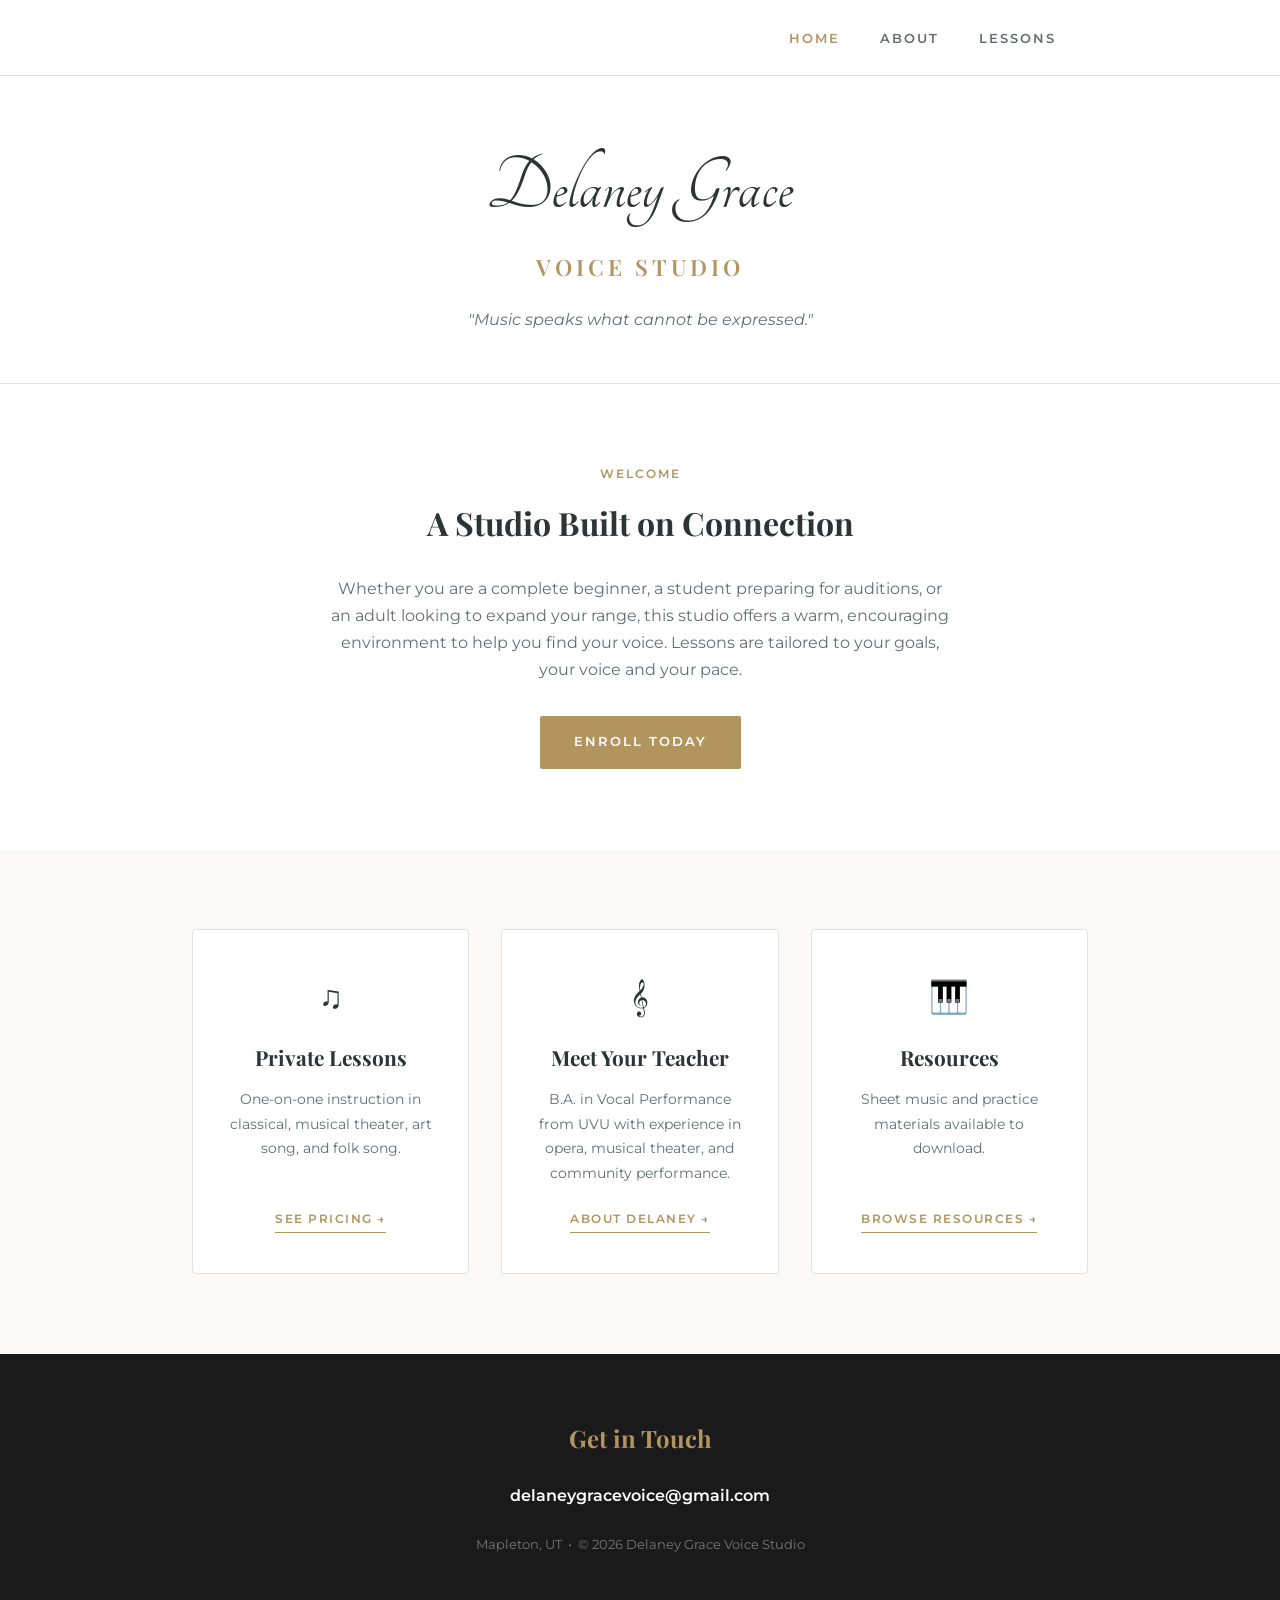
<file: index.html>
<!DOCTYPE html>
<html lang="en">
<head>
    <meta charset="UTF-8">
    <meta name="viewport" content="width=device-width, initial-scale=1.0">
    <title>Delaney Grace Voice Studio</title>
    <link rel="stylesheet" href="style.css?v=4">
    <link href="https://fonts.googleapis.com/css2?family=Tangerine&family=Playfair+Display:wght@600;700&family=Montserrat:wght@300;400;600&display=swap" rel="stylesheet">
</head>
<body>

<header>
    <nav class="container nav-inner">
        <button class="nav-toggle" aria-label="Toggle navigation">
            <span></span><span></span><span></span>
        </button>
        <ul class="nav-links">
            <li><a href="index.html" class="active">Home</a></li>
            <li><a href="about.html">About</a></li>
            <li><a href="lessons.html">Lessons</a></li>
        </ul>
    </nav>
</header>

<div class="page-hero">
    <div class="container">
        <h1 class="studio-title">Delaney Grace</h1>
        <h2 class="studio-subtitle">Voice Studio</h2>
        <p class="hero-tagline">"Music speaks what cannot be expressed."</p>
    </div>
</div>

<section class="home-intro">
    <div class="container">
        <span class="subtitle">Welcome</span>
        <h2>A Studio Built on Connection</h2>
        <p>Whether you are a complete beginner, a student preparing for auditions, or an adult looking to expand your range, this studio offers a warm, encouraging environment to help you find your voice. Lessons are tailored to your goals, your voice and your pace.</p>
        <a href="lessons.html" class="btn btn-primary">Enroll Today</a>
    </div>
</section>

<section class="features">
    <div class="container">
        <div class="features-grid">
            <div class="feature-card">
                <div class="feature-icon">♫</div>
                <h3>Private Lessons</h3>
                <p>One-on-one instruction in classical, musical theater, art song, and folk song.</p>
                <a href="lessons.html">See Pricing &rarr;</a>
            </div>
            <div class="feature-card">
                <div class="feature-icon">𝄞</div>
                <h3>Meet Your Teacher</h3>
                <p>B.A. in Vocal Performance from UVU with experience in opera, musical theater, and community performance.</p>
                <a href="about.html">About Delaney &rarr;</a>
            </div>
            <div class="feature-card">
                <div class="feature-icon">🎹</div>
                <h3>Resources</h3>
                <p>Sheet music and practice materials available to download.</p>
                <a href="resources.html">Browse Resources &rarr;</a>
            </div>
        </div>
    </div>
</section>

<footer>
    <div class="container">
        <h2>Get in Touch</h2>
        <div class="contact-links">
            <a href="mailto:delaneygracevoice@gmail.com">delaneygracevoice@gmail.com</a>
        </div>
        <p class="footer-meta">Mapleton, UT &nbsp;&bull;&nbsp; &copy; 2026 Delaney Grace Voice Studio</p>
    </div>
</footer>

<script>
    document.querySelector('.nav-toggle').addEventListener('click', function() {
        this.classList.toggle('open');
        document.querySelector('.nav-links').classList.toggle('open');
    });
</script>
</body>
</html>
</file>
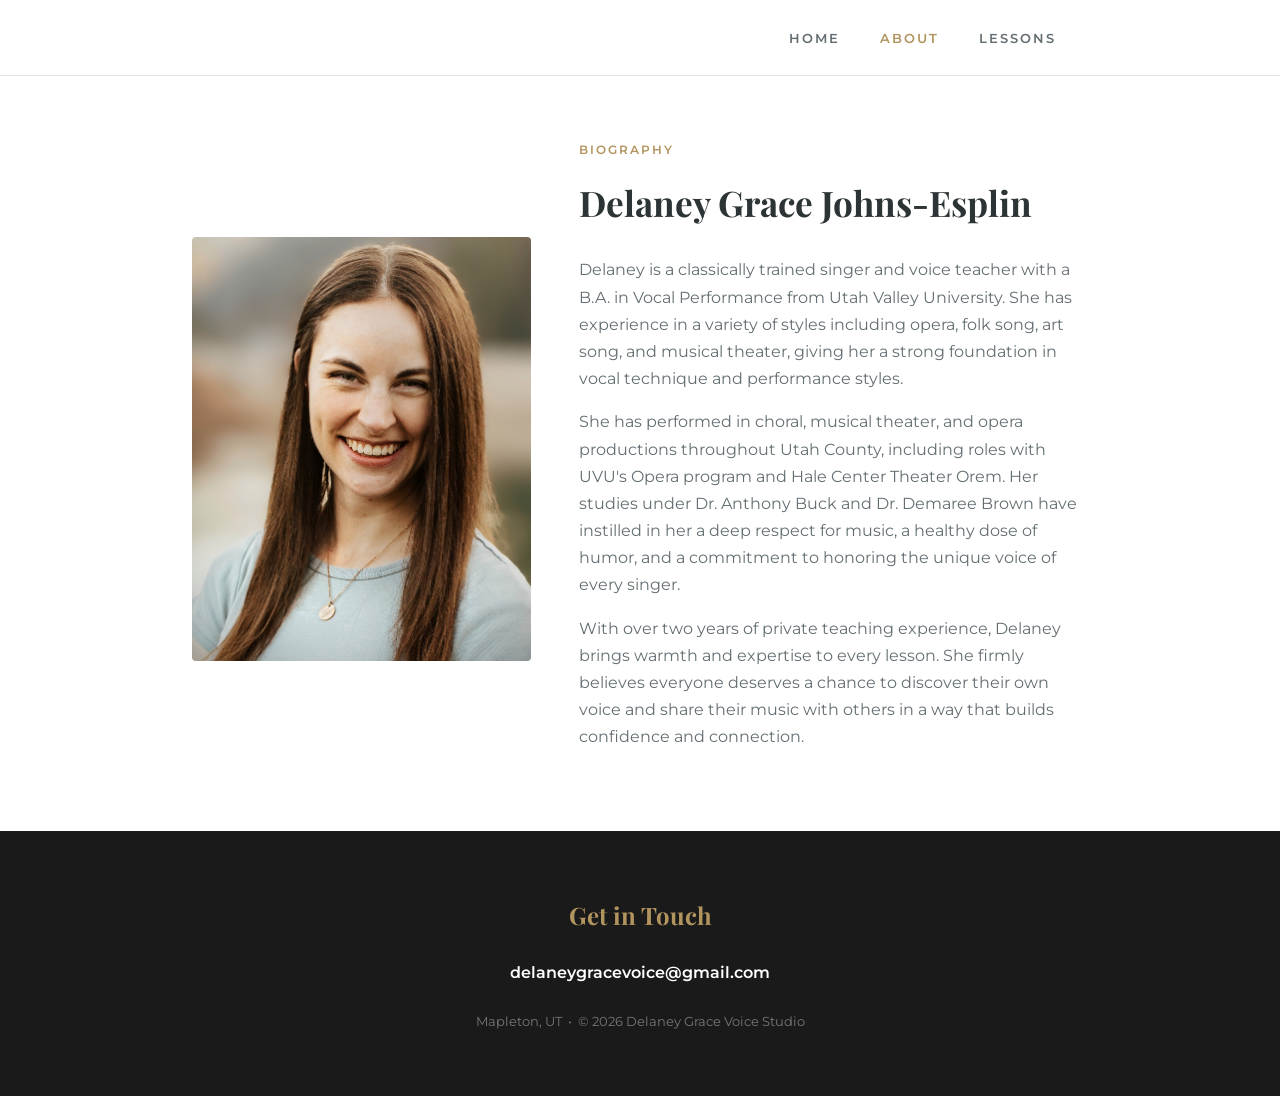
<file: about.html>
<!DOCTYPE html>
<html lang="en">
<head>
    <meta charset="UTF-8">
    <meta name="viewport" content="width=device-width, initial-scale=1.0">
    <title>About &mdash; Delaney Grace Voice Studio</title>
    <link rel="stylesheet" href="style.css?v=4">
    <link href="https://fonts.googleapis.com/css2?family=Playfair+Display:wght@600;700&family=Montserrat:wght@300;400;600&display=swap" rel="stylesheet">
</head>
<body>

<header>
    <nav class="container nav-inner">
        <button class="nav-toggle" aria-label="Toggle navigation">
            <span></span><span></span><span></span>
        </button>
        <ul class="nav-links">
            <li><a href="index.html">Home</a></li>
            <li><a href="about.html" class="active">About</a></li>
            <li><a href="lessons.html">Lessons</a></li>
        </ul>
    </nav>
</header>

<main class="container">

    <section class="section-padding">
        <div class="bio-grid">
            <div class="bio-image-container">
                <img src="images/headshot.jpg" alt="Delaney Grace Johns-Esplin">
            </div>
            <div class="bio-text">
                <span class="subtitle">Biography</span>
                <h2>Delaney Grace Johns-Esplin</h2>
                <p>Delaney is a classically trained singer and voice teacher with a B.A. in Vocal Performance from Utah Valley University. She has experience in a variety of styles including opera, folk song, art song, and musical theater, giving her a strong foundation in vocal technique and performance styles.</p>
                <p>She has performed in choral, musical theater, and opera productions throughout Utah County, including roles with UVU's Opera program and Hale Center Theater Orem. Her studies under Dr. Anthony Buck and Dr. Demaree Brown have instilled in her a deep respect for music, a healthy dose of humor, and a commitment to honoring the unique voice of every singer.</p>
                <p>With over two years of private teaching experience, Delaney brings warmth and expertise to every lesson. She firmly believes everyone deserves a chance to discover their own voice and share their music with others in a way that builds confidence and connection.</p>
            </div>
        </div>
    </section>

</main>

<footer>
    <div class="container">
        <h2>Get in Touch</h2>
        <div class="contact-links">
            <a href="mailto:delaneygracevoice@gmail.com">delaneygracevoice@gmail.com</a>
        </div>
        <p class="footer-meta">Mapleton, UT &nbsp;&bull;&nbsp; &copy; 2026 Delaney Grace Voice Studio</p>
    </div>
</footer>

<script>
    document.querySelector('.nav-toggle').addEventListener('click', function() {
        this.classList.toggle('open');
        document.querySelector('.nav-links').classList.toggle('open');
    });
</script>
</body>
</html>
</file>
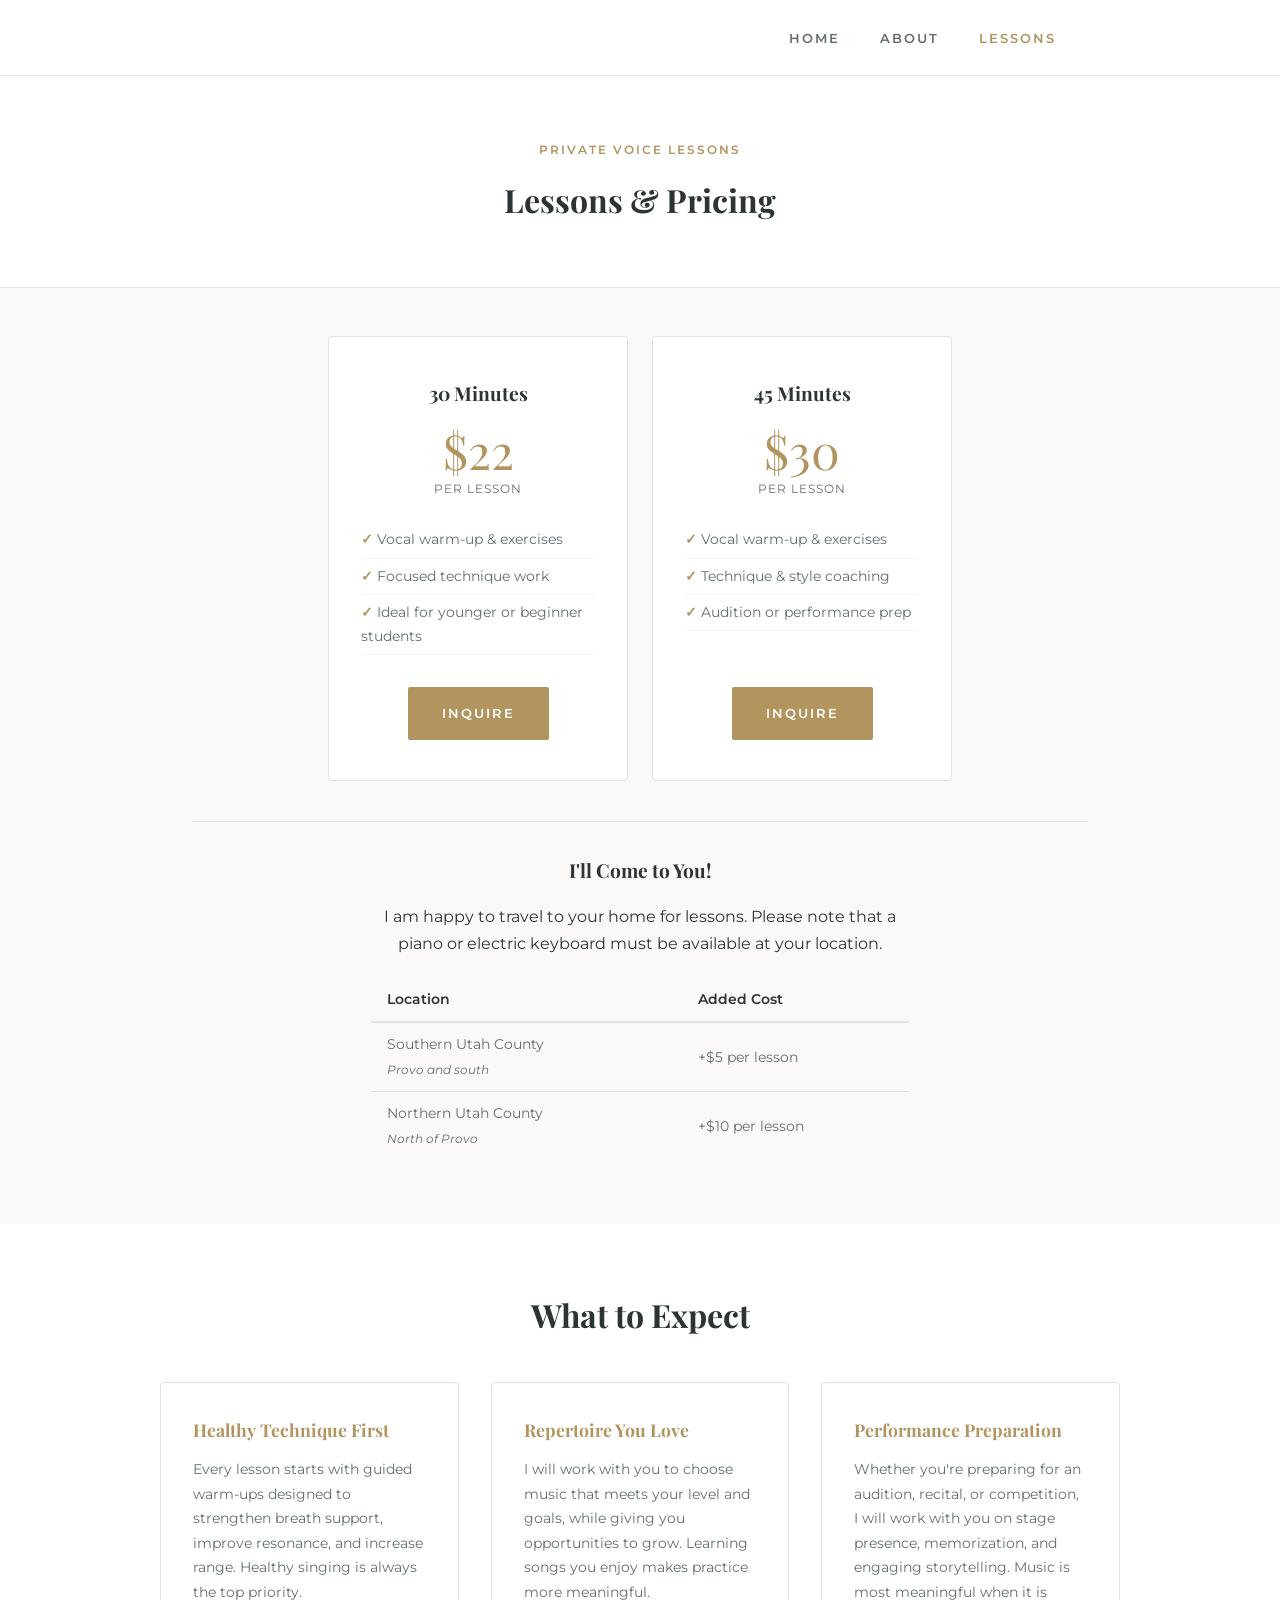
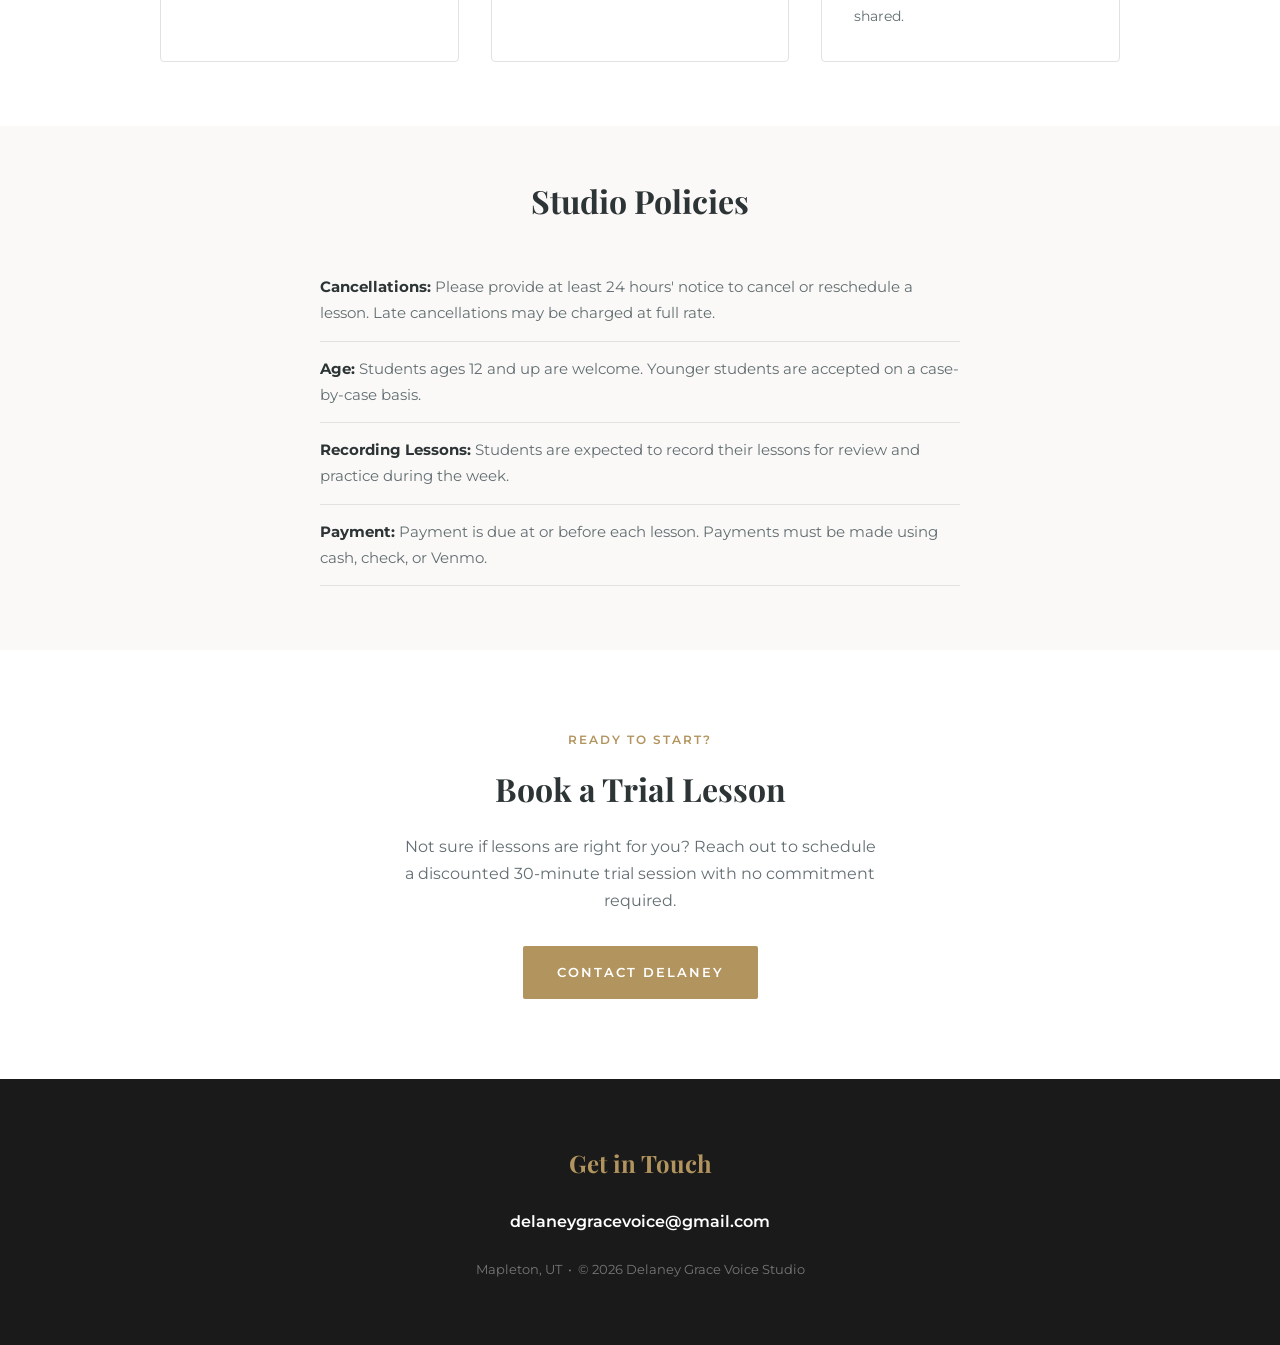
<file: lessons.html>
<!DOCTYPE html>
<html lang="en">
<head>
    <meta charset="UTF-8">
    <meta name="viewport" content="width=device-width, initial-scale=1.0">
    <title>Lessons &mdash; Delaney Grace Voice Studio</title>
    <link rel="stylesheet" href="style.css?v=4">
    <link href="https://fonts.googleapis.com/css2?family=Playfair+Display:wght@600;700&family=Montserrat:wght@300;400;600&display=swap" rel="stylesheet">
</head>
<body>

<header>
    <nav class="container nav-inner">
        <button class="nav-toggle" aria-label="Toggle navigation">
            <span></span><span></span><span></span>
        </button>
        <ul class="nav-links">
            <li><a href="index.html">Home</a></li>
            <li><a href="about.html">About</a></li>
            <li><a href="lessons.html" class="active">Lessons</a></li>
        </ul>
    </nav>
</header>

<div class="page-hero">
    <div class="container">
        <span class="subtitle">Private Voice Lessons</span>
        <h1>Lessons &amp; Pricing</h1>
    </div>
</div>

<main>

    <section class="pricing-section">
        <div class="container">
            <div class="pricing-grid">

                <div class="pricing-card">
                    <h3>30 Minutes</h3>
                    <div class="price">$22</div>
                    <p class="price-unit">per lesson</p>
                    <ul>
                        <li>Vocal warm-up &amp; exercises</li>
                        <li>Focused technique work</li>
                        <li>Ideal for younger or beginner students</li>
                    </ul>
                    <a href="mailto:delaneygracevoice@gmail.com?subject=Lesson%20Inquiry%20-%2030%20min" class="btn btn-primary">Inquire</a>
                </div>

                <div class="pricing-card">
                    <h3>45 Minutes</h3>
                    <div class="price">$30</div>
                    <p class="price-unit">per lesson</p>
                    <ul>
                        <li>Vocal warm-up &amp; exercises</li>
                        <li>Technique &amp; style coaching</li>
                        <li>Audition or performance prep</li>
                    </ul>
                    <a href="mailto:delaneygracevoice@gmail.com?subject=Lesson%20Inquiry%20-%2045%20min" class="btn btn-primary">Inquire</a>
                </div>

            </div>

            <div class="pricing-notes">
                <h3>I'll Come to You!</h3>
                <p>I am happy to travel to your home for lessons. Please note that a piano or electric keyboard must be available at your location.</p>
                <table class="travel-table">
                    <thead>
                        <tr>
                            <th>Location</th>
                            <th>Added Cost</th>
                        </tr>
                    </thead>
                    <tbody>
                        <tr>
                            <td>Southern Utah County<br><span class="table-sublabel">Provo and south</span></td>
                            <td>+$5 per lesson</td>
                        </tr>
                        <tr>
                            <td>Northern Utah County<br><span class="table-sublabel">North of Provo</span></td>
                            <td>+$10 per lesson</td>
                        </tr>
                    </tbody>
                </table>
            </div>
        </div>
    </section>

    <section class="what-to-expect container">
        <h2>What to Expect</h2>
        <div class="expect-grid">
            <div class="expect-item">
                <h3>Healthy Technique First</h3>
                <p>Every lesson starts with guided warm-ups designed to strengthen breath support, improve resonance, and increase range. Healthy singing is always the top priority.</p>
            </div>
            <div class="expect-item">
                <h3>Repertoire You Love</h3>
                <p>I will work with you to choose music that meets your level and goals, while giving you opportunities to grow. Learning songs you enjoy makes practice more meaningful.</p>
            </div>
            <div class="expect-item">
                <h3>Performance Preparation</h3>
                <p>Whether you're preparing for an audition, recital, or competition, I will work with you on stage presence, memorization, and engaging storytelling. Music is most meaningful when it is shared.</p>
            </div>
        </div>
    </section>

    <section class="policies">
        <div class="container">
            <h2>Studio Policies</h2>
            <ul class="policies-list">
                <li><strong>Cancellations:</strong> Please provide at least 24 hours' notice to cancel or reschedule a lesson. Late cancellations may be charged at full rate.</li>
                <li><strong>Age:</strong> Students ages 12 and up are welcome. Younger students are accepted on a case-by-case basis.</li>
                <li><strong>Recording Lessons:</strong> Students are expected to record their lessons for review and practice during the week.</li>
                <li><strong>Payment:</strong> Payment is due at or before each lesson. Payments must be made using cash, check, or Venmo.</li>
            </ul>
        </div>
    </section>

    <section class="booking-cta">
        <div class="container">
            <span class="subtitle">Ready to Start?</span>
            <h2>Book a Trial Lesson</h2>
            <p>Not sure if lessons are right for you? Reach out to schedule a discounted 30-minute trial session with no commitment required.</p>
            <a href="mailto:delaneygracevoice@gmail.com?subject=Trial%20Lesson%20Request" class="btn btn-primary">Contact Delaney</a>
        </div>
    </section>

</main>

<footer>
    <div class="container">
        <h2>Get in Touch</h2>
        <div class="contact-links">
            <a href="mailto:delaneygracevoice@gmail.com">delaneygracevoice@gmail.com</a>
            
        </div>
        <p class="footer-meta">Mapleton, UT &nbsp;&bull;&nbsp; &copy; 2026 Delaney Grace Voice Studio</p>
    </div>
</footer>

<script>
    document.querySelector('.nav-toggle').addEventListener('click', function() {
        this.classList.toggle('open');
        document.querySelector('.nav-links').classList.toggle('open');
    });
</script>
</body>
</html>
</file>
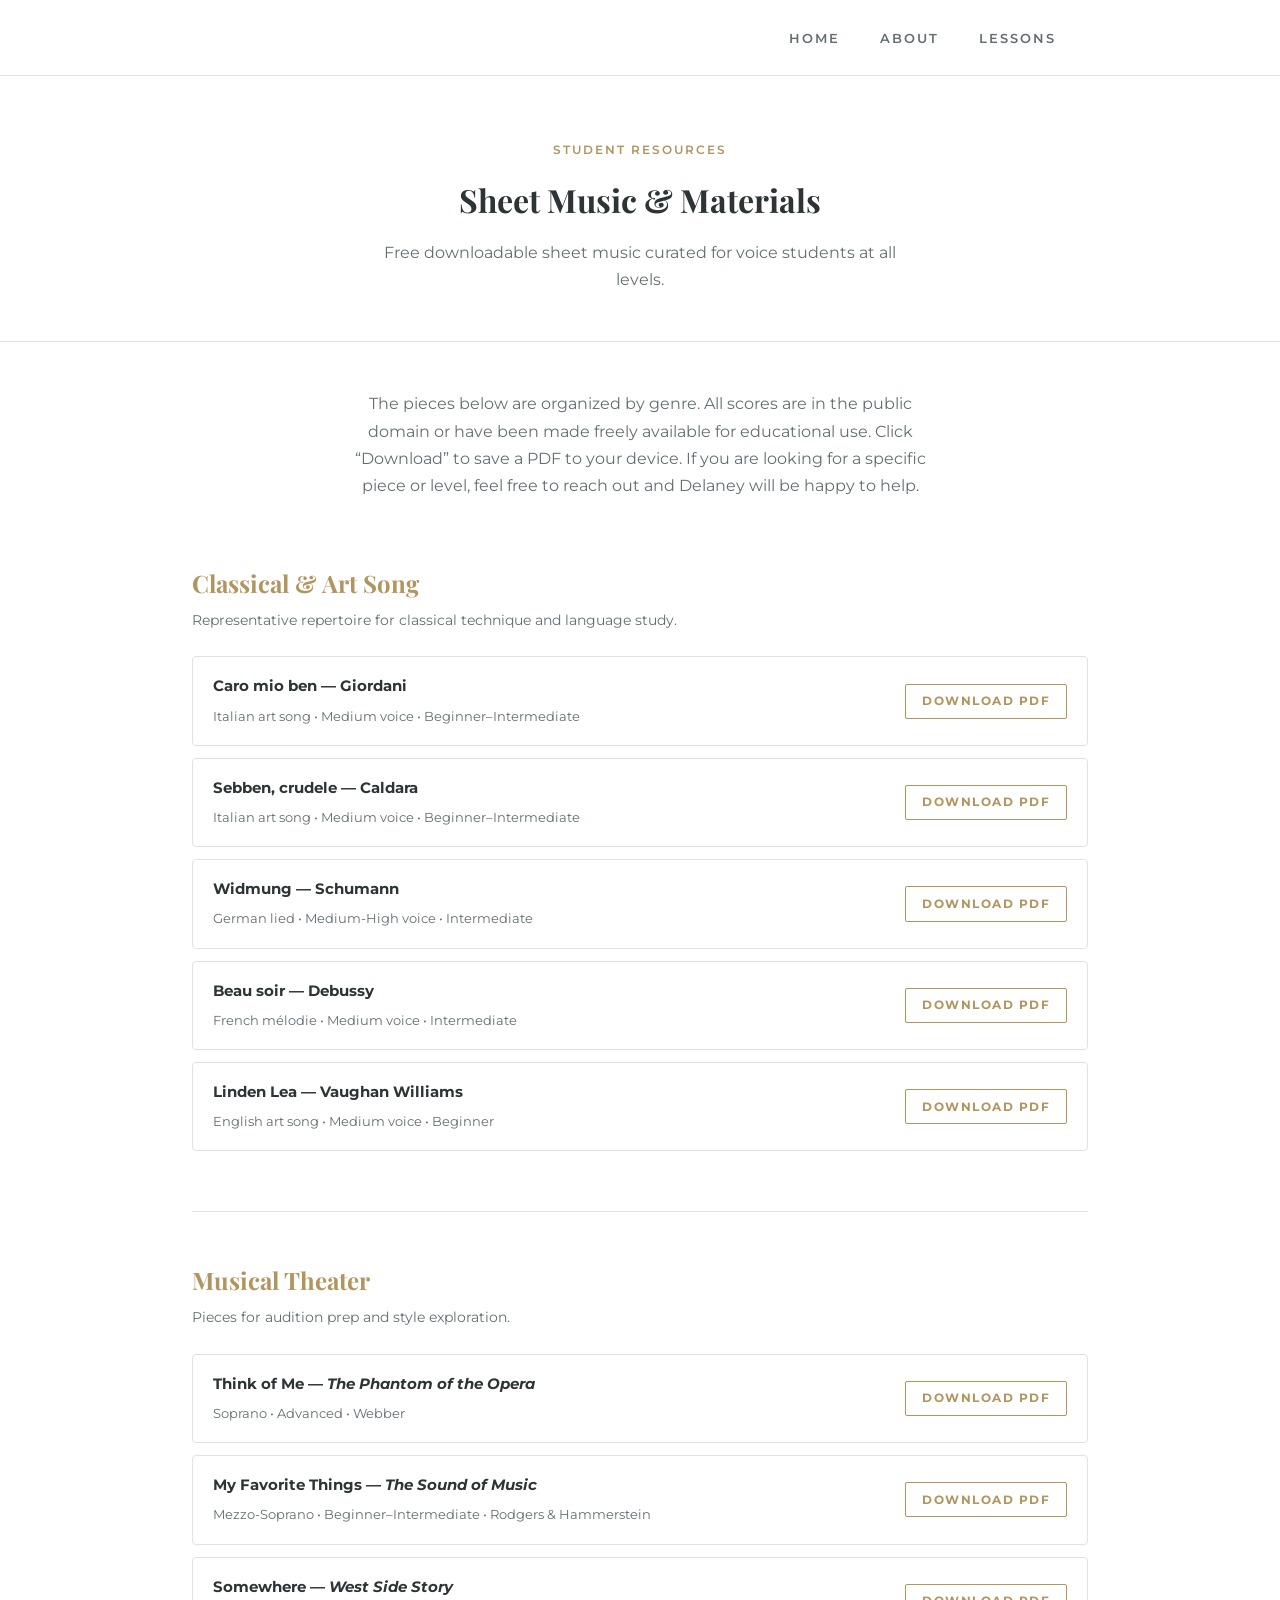
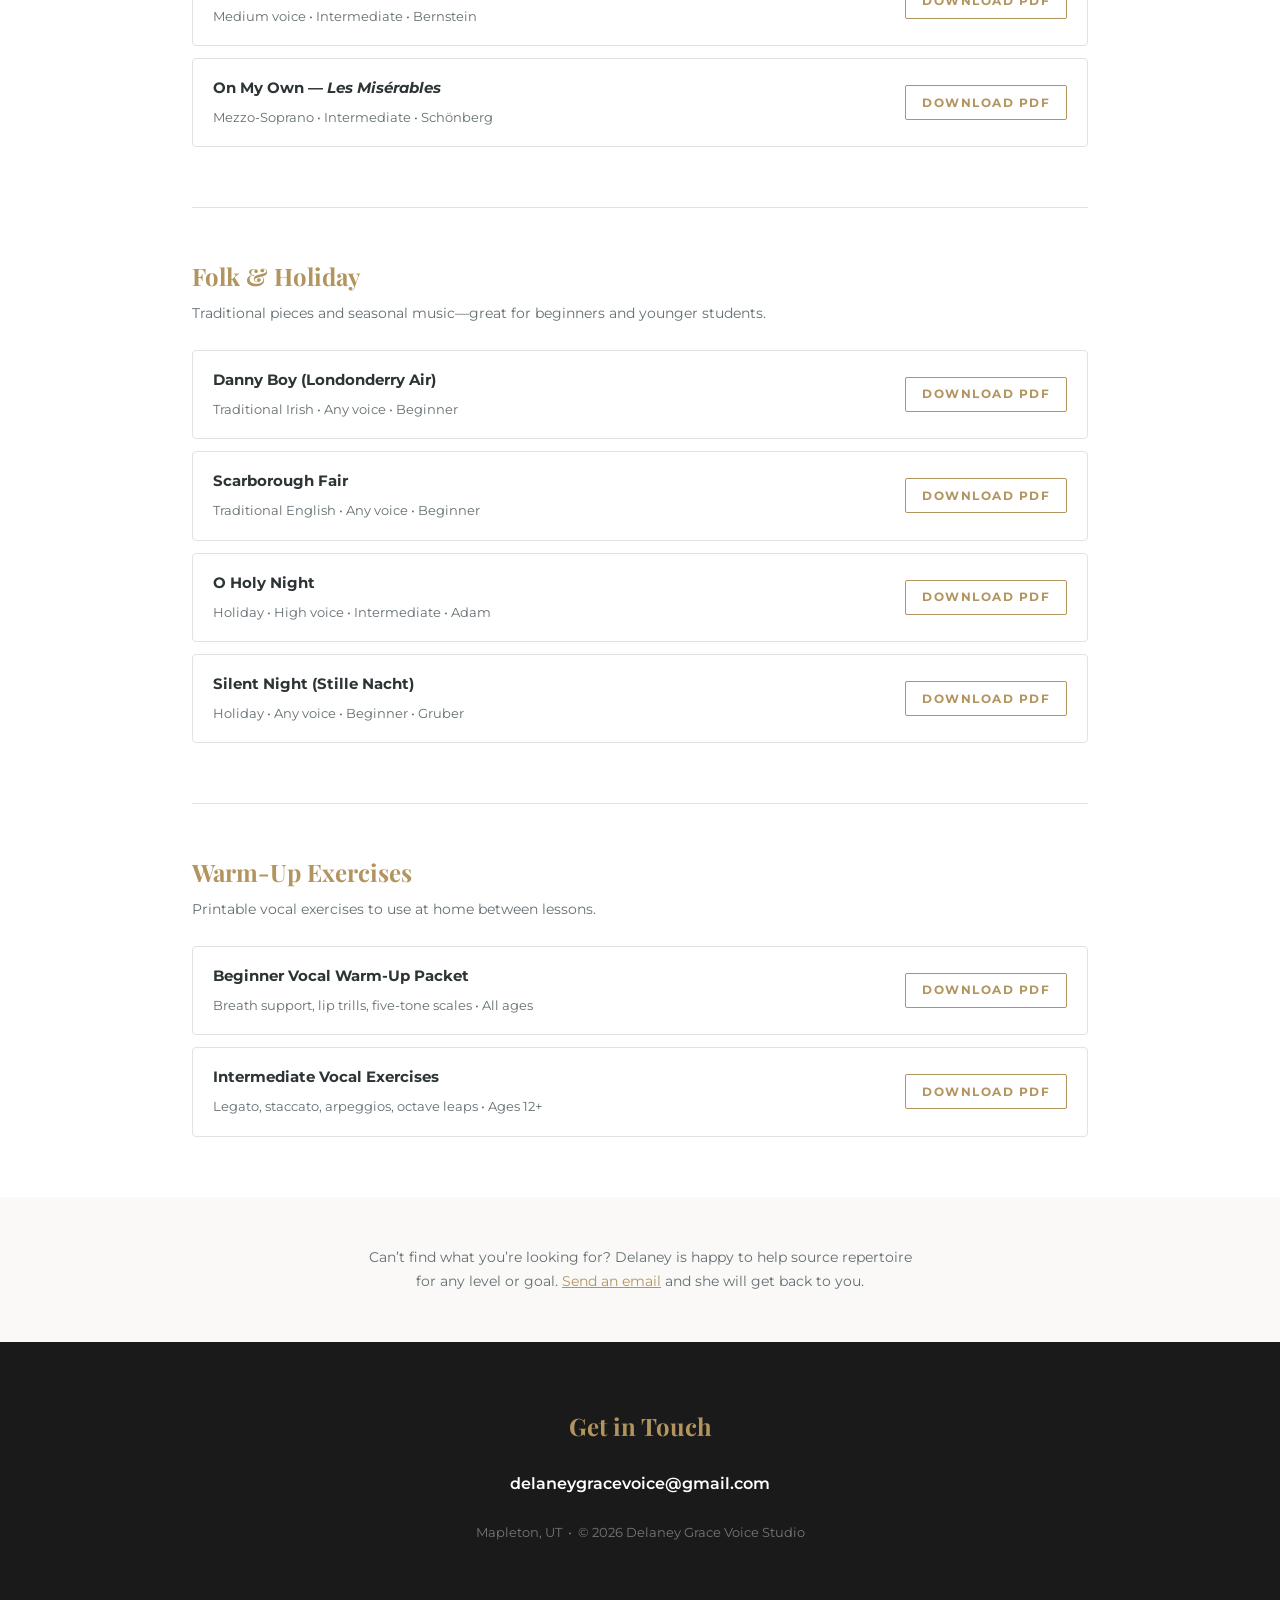
<file: resources.html>
<!DOCTYPE html>
<html lang="en">
<head>
    <meta charset="UTF-8">
    <meta name="viewport" content="width=device-width, initial-scale=1.0">
    <title>Resources &mdash; Delaney Grace Voice Studio</title>
    <link rel="stylesheet" href="style.css?v=4">
    <link href="https://fonts.googleapis.com/css2?family=Playfair+Display:wght@600;700&family=Montserrat:wght@300;400;600&display=swap" rel="stylesheet">
</head>
<body>

<header>
    <nav class="container nav-inner">
        <button class="nav-toggle" aria-label="Toggle navigation">
            <span></span><span></span><span></span>
        </button>
        <ul class="nav-links">
            <li><a href="index.html">Home</a></li>
            <li><a href="about.html">About</a></li>
            <li><a href="lessons.html">Lessons</a></li>
        </ul>
    </nav>
</header>

<div class="page-hero">
    <div class="container">
        <span class="subtitle">Student Resources</span>
        <h1>Sheet Music &amp; Materials</h1>
        <p>Free downloadable sheet music curated for voice students at all levels.</p>
    </div>
</div>

<main class="container">

    <div class="resources-intro section-padding">
        <p>The pieces below are organized by genre. All scores are in the public domain or have been made freely available for educational use. Click &ldquo;Download&rdquo; to save a PDF to your device. If you are looking for a specific piece or level, feel free to reach out and Delaney will be happy to help.</p>
    </div>

    <section class="resource-section">
        <h2>Classical &amp; Art Song</h2>
        <p class="section-desc">Representative repertoire for classical technique and language study.</p>
        <ul class="resource-list">
            <li class="resource-item">
                <div class="resource-meta">
                    <strong>Caro mio ben &mdash; Giordani</strong>
                    <span>Italian art song &bull; Medium voice &bull; Beginner&ndash;Intermediate</span>
                </div>
                <a href="resources/caro-mio-ben.pdf" class="resource-download" download>Download PDF</a>
            </li>
            <li class="resource-item">
                <div class="resource-meta">
                    <strong>Sebben, crudele &mdash; Caldara</strong>
                    <span>Italian art song &bull; Medium voice &bull; Beginner&ndash;Intermediate</span>
                </div>
                <a href="resources/sebben-crudele.pdf" class="resource-download" download>Download PDF</a>
            </li>
            <li class="resource-item">
                <div class="resource-meta">
                    <strong>Widmung &mdash; Schumann</strong>
                    <span>German lied &bull; Medium-High voice &bull; Intermediate</span>
                </div>
                <a href="resources/widmung-schumann.pdf" class="resource-download" download>Download PDF</a>
            </li>
            <li class="resource-item">
                <div class="resource-meta">
                    <strong>Beau soir &mdash; Debussy</strong>
                    <span>French m&eacute;lodie &bull; Medium voice &bull; Intermediate</span>
                </div>
                <a href="resources/beau-soir-debussy.pdf" class="resource-download" download>Download PDF</a>
            </li>
            <li class="resource-item">
                <div class="resource-meta">
                    <strong>Linden Lea &mdash; Vaughan Williams</strong>
                    <span>English art song &bull; Medium voice &bull; Beginner</span>
                </div>
                <a href="resources/linden-lea.pdf" class="resource-download" download>Download PDF</a>
            </li>
        </ul>
    </section>

    <section class="resource-section">
        <h2>Musical Theater</h2>
        <p class="section-desc">Pieces for audition prep and style exploration.</p>
        <ul class="resource-list">
            <li class="resource-item">
                <div class="resource-meta">
                    <strong>Think of Me &mdash; <em>The Phantom of the Opera</em></strong>
                    <span>Soprano &bull; Advanced &bull; Webber</span>
                </div>
                <a href="resources/think-of-me.pdf" class="resource-download" download>Download PDF</a>
            </li>
            <li class="resource-item">
                <div class="resource-meta">
                    <strong>My Favorite Things &mdash; <em>The Sound of Music</em></strong>
                    <span>Mezzo-Soprano &bull; Beginner&ndash;Intermediate &bull; Rodgers &amp; Hammerstein</span>
                </div>
                <a href="resources/my-favorite-things.pdf" class="resource-download" download>Download PDF</a>
            </li>
            <li class="resource-item">
                <div class="resource-meta">
                    <strong>Somewhere &mdash; <em>West Side Story</em></strong>
                    <span>Medium voice &bull; Intermediate &bull; Bernstein</span>
                </div>
                <a href="resources/somewhere-wss.pdf" class="resource-download" download>Download PDF</a>
            </li>
            <li class="resource-item">
                <div class="resource-meta">
                    <strong>On My Own &mdash; <em>Les Mis&eacute;rables</em></strong>
                    <span>Mezzo-Soprano &bull; Intermediate &bull; Sch&ouml;nberg</span>
                </div>
                <a href="resources/on-my-own.pdf" class="resource-download" download>Download PDF</a>
            </li>
        </ul>
    </section>

    <section class="resource-section">
        <h2>Folk &amp; Holiday</h2>
        <p class="section-desc">Traditional pieces and seasonal music&mdash;great for beginners and younger students.</p>
        <ul class="resource-list">
            <li class="resource-item">
                <div class="resource-meta">
                    <strong>Danny Boy (Londonderry Air)</strong>
                    <span>Traditional Irish &bull; Any voice &bull; Beginner</span>
                </div>
                <a href="resources/danny-boy.pdf" class="resource-download" download>Download PDF</a>
            </li>
            <li class="resource-item">
                <div class="resource-meta">
                    <strong>Scarborough Fair</strong>
                    <span>Traditional English &bull; Any voice &bull; Beginner</span>
                </div>
                <a href="resources/scarborough-fair.pdf" class="resource-download" download>Download PDF</a>
            </li>
            <li class="resource-item">
                <div class="resource-meta">
                    <strong>O Holy Night</strong>
                    <span>Holiday &bull; High voice &bull; Intermediate &bull; Adam</span>
                </div>
                <a href="resources/o-holy-night.pdf" class="resource-download" download>Download PDF</a>
            </li>
            <li class="resource-item">
                <div class="resource-meta">
                    <strong>Silent Night (Stille Nacht)</strong>
                    <span>Holiday &bull; Any voice &bull; Beginner &bull; Gruber</span>
                </div>
                <a href="resources/silent-night.pdf" class="resource-download" download>Download PDF</a>
            </li>
        </ul>
    </section>

    <section class="resource-section">
        <h2>Warm-Up Exercises</h2>
        <p class="section-desc">Printable vocal exercises to use at home between lessons.</p>
        <ul class="resource-list">
            <li class="resource-item">
                <div class="resource-meta">
                    <strong>Beginner Vocal Warm-Up Packet</strong>
                    <span>Breath support, lip trills, five-tone scales &bull; All ages</span>
                </div>
                <a href="resources/warmup-beginner.pdf" class="resource-download" download>Download PDF</a>
            </li>
            <li class="resource-item">
                <div class="resource-meta">
                    <strong>Intermediate Vocal Exercises</strong>
                    <span>Legato, staccato, arpeggios, octave leaps &bull; Ages 12+</span>
                </div>
                <a href="resources/warmup-intermediate.pdf" class="resource-download" download>Download PDF</a>
            </li>
        </ul>
    </section>

</main>

<section class="resources-note">
    <div class="container">
        <p>Can&rsquo;t find what you&rsquo;re looking for? Delaney is happy to help source repertoire for any level or goal. <a href="mailto:delaneygracevoice@gmail.com" style="color:var(--accent);">Send an email</a> and she will get back to you.</p>
    </div>
</section>

<footer>
    <div class="container">
        <h2>Get in Touch</h2>
        <div class="contact-links">
            <a href="mailto:delaneygracevoice@gmail.com">delaneygracevoice@gmail.com</a>
        </div>
        <p class="footer-meta">Mapleton, UT &nbsp;&bull;&nbsp; &copy; 2026 Delaney Grace Voice Studio</p>
    </div>
</footer>

<script>
    document.querySelector('.nav-toggle').addEventListener('click', function() {
        this.classList.toggle('open');
        document.querySelector('.nav-links').classList.toggle('open');
    });
</script>
</body>
</html>
</file>
<file: style.css>
:root {
    --bg-color: #ffffff;
    --text-dark: #2d3436;
    --text-light: #636e72;
    --accent: #b2945e; /* Elegant Bronze/Gold */
    --accent-dark: #8c6e3f;
    --border: #e2e2e2;
    --bg-soft: #faf9f7;
}

* {
    margin: 0;
    padding: 0;
    box-sizing: border-box;
}

body {
    font-family: 'Montserrat', sans-serif;
    line-height: 1.7;
    color: var(--text-dark);
    background-color: var(--bg-color);
}

.container {
    max-width: 960px;
    margin: 0 auto;
    padding: 0 2rem;
}

/* ── Navigation ── */
header {
    padding: 1.5rem 0;
    border-bottom: 1px solid var(--border);
    position: sticky;
    top: 0;
    background: rgba(255,255,255,0.97);
    backdrop-filter: blur(6px);
    z-index: 100;
}

.nav-inner {
    display: flex;
    align-items: center;
    justify-content: flex-end;
    padding-right: 4rem;
}

.name-brand {
    font-family: 'Playfair Display', serif;
    font-size: 1.5rem;
    font-weight: 700;
    letter-spacing: 1px;
    color: var(--text-dark);
    text-decoration: none;
}

.nav-links {
    list-style: none;
    display: flex;
    gap: 2.5rem;
}

.nav-links a {
    font-size: 0.8rem;
    text-transform: uppercase;
    letter-spacing: 2px;
    color: var(--text-light);
    text-decoration: none;
    font-weight: 600;
    transition: color 0.2s;
}

.nav-links a:hover,
.nav-links a.active {
    color: var(--accent);
}

.section-padding {
    padding: 4rem 0;
}

h1, h2, h3 {
    font-family: 'Playfair Display', serif;
}

hr {
    border: none;
    border-top: 1px solid var(--border);
}

/* ── Buttons ── */
.btn {
    display: inline-block;
    padding: 0.85rem 2rem;
    font-family: 'Montserrat', sans-serif;
    font-size: 0.8rem;
    font-weight: 600;
    text-transform: uppercase;
    letter-spacing: 2px;
    text-decoration: none;
    border-radius: 2px;
    transition: background 0.2s, color 0.2s, border-color 0.2s;
}

.btn-primary {
    background: var(--accent);
    color: white;
    border: 2px solid var(--accent);
}

.btn-primary:hover {
    background: var(--accent-dark);
    border-color: var(--accent-dark);
}

.btn-secondary {
    background: transparent;
    color: var(--text-dark);
    border: 2px solid var(--text-dark);
}

.btn-secondary:hover {
    background: var(--text-dark);
    color: white;
}

/* ── Hero CTA (homepage only extras) ── */
.hero-tagline {
    font-size: 1rem;
    font-style: italic;
    color: var(--text-light);
    max-width: 500px;
    margin: 0.75rem auto 2rem;
    line-height: 1.8;
}

.hero-cta {
    display: flex;
    gap: 1rem;
    justify-content: center;
    flex-wrap: wrap;
}

/* ── Feature Cards (Homepage) ── */
.features {
    padding: 5rem 0;
    background: var(--bg-soft);
}

.features-grid {
    display: grid;
    grid-template-columns: repeat(3, 1fr);
    gap: 2rem;
}

.feature-card {
    background: white;
    border: 1px solid var(--border);
    border-radius: 4px;
    padding: 2.5rem 2rem;
    text-align: center;
    display: flex;
    flex-direction: column;
    align-items: center;
}

.feature-card .feature-icon {
    font-size: 2rem;
    margin-bottom: 1rem;
}

.feature-card h3 {
    font-size: 1.3rem;
    margin-bottom: 0.75rem;
}

.feature-card p {
    color: var(--text-light);
    font-size: 0.9rem;
    margin-bottom: 1.5rem;
    flex: 1;
}

.feature-card a {
    font-size: 0.75rem;
    font-weight: 600;
    text-transform: uppercase;
    letter-spacing: 1.5px;
    color: var(--accent);
    text-decoration: none;
    border-bottom: 1px solid var(--accent);
    padding-bottom: 2px;
    transition: opacity 0.2s;
}

.feature-card a:hover {
    opacity: 0.7;
}

/* ── Homepage Intro Strip ── */
.home-intro {
    padding: 5rem 0;
    text-align: center;
}

.home-intro h2 {
    font-size: 2rem;
    margin-bottom: 1.5rem;
}

.home-intro p {
    color: var(--text-light);
    max-width: 620px;
    margin: 0 auto 2rem;
}

/* ── Page Hero (inner pages) ── */
.page-hero {
    padding: 4rem 0 3rem;
    text-align: center;
    border-bottom: 1px solid var(--border);
}

.page-hero h1 {
    margin-bottom: 0.75rem;
}

.studio-title {
    font-family: 'Tangerine', cursive;
    font-size: 5rem;
    font-weight: 400;
    line-height: 1.2;
    margin-bottom: 0;
}

.studio-subtitle {
    font-size: 1.4rem;
    font-weight: 600;
    letter-spacing: 4px;
    text-transform: uppercase;
    color: var(--accent);
    margin-bottom: 1.25rem;
}

.page-hero p {
    color: var(--text-light);
    font-size: 1rem;
    max-width: 520px;
    margin: 0 auto;
}

/* ── Subtitle label ── */
.subtitle {
    color: var(--accent);
    text-transform: uppercase;
    font-weight: 600;
    font-size: 0.75rem;
    letter-spacing: 2px;
    display: block;
    margin-bottom: 0.75rem;
}

/* ── Bio Section (About) ── */
.bio-grid {
    display: grid;
    grid-template-columns: 1fr 1.5fr;
    gap: 3rem;
    align-items: center;
}

.bio-image-container img {
    width: 100%;
    height: auto;
    aspect-ratio: 4/5;
    object-fit: cover;
    border-radius: 4px;
}

.bio-text h2 {
    font-size: 2.2rem;
    margin-bottom: 1.5rem;
}

.bio-text p {
    margin-bottom: 1rem;
    color: var(--text-light);
}

/* ── Experience Section ── */
.section-title {
    font-size: 2rem;
    margin-bottom: 2rem;
    text-align: center;
}

.experience-group {
    margin-bottom: 2.5rem;
}

.experience-group h3 {
    color: var(--accent);
    border-bottom: 1px solid var(--accent);
    display: inline-block;
    margin-bottom: 1rem;
    font-size: 1.1rem;
}

.skills-list {
    columns: 2;
    column-gap: 2rem;
    padding-left: 1.2rem;
    margin-top: 0.5rem;
    color: var(--text-light);
}

.skills-list li {
    margin-bottom: 0.6rem;
    break-inside: avoid;
}

.exp-row {
    display: flex;
    justify-content: space-between;
    padding: 0.5rem 0;
    border-bottom: 1px solid #f5f5f5;
}

.location {
    color: var(--text-light);
    font-style: italic;
    font-size: 0.9rem;
}

/* ── Lessons Page ── */
.lessons-intro {
    padding: 4rem 0 2rem;
    text-align: center;
}

.lessons-intro h2 {
    font-size: 2rem;
    margin-bottom: 1rem;
}

.lessons-intro p {
    color: var(--text-light);
    max-width: 600px;
    margin: 0 auto;
}

.pricing-section {
    padding: 3rem 0 4rem;
    background: var(--bg-soft);
}

.pricing-section h2 {
    font-size: 2rem;
    text-align: center;
    margin-bottom: 2.5rem;
}

.pricing-grid {
    display: grid;
    grid-template-columns: repeat(2, 300px);
    gap: 1.5rem;
    margin-bottom: 2.5rem;
    justify-content: center;
}

.pricing-card {
    background: white;
    border: 1px solid var(--border);
    border-radius: 4px;
    padding: 2.5rem 2rem;
    text-align: center;
    display: flex;
    flex-direction: column;
    align-items: center;
}

.pricing-card h3 {
    font-size: 1.2rem;
    margin-bottom: 1rem;
}

.price {
    font-family: 'Playfair Display', serif;
    font-size: 3rem;
    color: var(--accent);
    line-height: 1;
    margin-bottom: 0.25rem;
}

.price-unit {
    font-size: 0.78rem;
    color: var(--text-light);
    margin-bottom: 1.5rem;
    text-transform: uppercase;
    letter-spacing: 1px;
}

.pricing-card ul {
    list-style: none;
    text-align: left;
    color: var(--text-light);
    font-size: 0.88rem;
    margin-bottom: 2rem;
    flex: 1;
    width: 100%;
}

.pricing-card ul li {
    padding: 0.35rem 0;
    border-bottom: 1px solid #f5f5f5;
}

.pricing-card ul li::before {
    content: "✓ ";
    color: var(--accent);
    font-weight: 700;
}

.pricing-notes {
    border-top: 1px solid var(--border);
    padding-top: 2rem;
    text-align: center;
}

.pricing-notes > p {
    max-width: 60%;
    margin-left: auto;
    margin-right: auto;
}

.pricing-notes h3 {
    font-size: 1.2rem;
    margin-bottom: 1rem;
}

.pricing-notes-cta {
    margin-top: 1.25rem;
    font-size: 0.9rem;
    color: var(--text-light);
}

.pricing-notes-cta a {
    color: var(--accent);
    text-decoration: none;
    border-bottom: 1px solid var(--accent);
}

.travel-table {
    width: 60%;
    border-collapse: collapse;
    margin: 1.25rem auto 0;
    font-size: 0.9rem;
    border-radius: 4px;
    overflow: hidden;
}

.travel-table th {
    text-align: left;
    padding: 0.6rem 1rem;
    color: var(--text-dark);
    font-weight: 600;
    border-bottom: 2px solid var(--border);
}

.travel-table td {
    padding: 0.6rem 1rem;
    border-bottom: 1px solid var(--border);
    color: var(--text-light);
    text-align: left;
}

.travel-table tbody tr:last-child td {
    border-bottom: none;
}

.table-sublabel {
    font-size: 0.75rem;
    color: var(--text-light);
    font-style: italic;
}

.what-to-expect {
    padding: 4rem 0;
}

.what-to-expect h2 {
    font-size: 2rem;
    text-align: center;
    margin-bottom: 2.5rem;
}

.expect-grid {
    display: grid;
    grid-template-columns: repeat(3, 1fr);
    gap: 2rem;
}

.expect-item {
    padding: 2rem;
    border: 1px solid var(--border);
    border-radius: 4px;
}

.expect-item h3 {
    color: var(--accent);
    margin-bottom: 0.75rem;
    font-size: 1.1rem;
}

.expect-item p {
    color: var(--text-light);
    font-size: 0.9rem;
}

.policies {
    padding: 3rem 0 4rem;
    background: var(--bg-soft);
}

.policies h2 {
    font-size: 2rem;
    text-align: center;
    margin-bottom: 2rem;
}

.policies-list {
    max-width: 640px;
    margin: 0 auto;
    list-style: none;
    color: var(--text-light);
}

.policies-list li {
    padding: 0.9rem 0;
    border-bottom: 1px solid var(--border);
    font-size: 0.95rem;
}

.policies-list li strong {
    color: var(--text-dark);
}

.booking-cta {
    padding: 5rem 0;
    text-align: center;
}

.booking-cta h2 {
    font-size: 2rem;
    margin-bottom: 1rem;
}

.booking-cta p {
    color: var(--text-light);
    max-width: 480px;
    margin: 0 auto 2rem;
}

/* ── Resources Page ── */
.resources-intro {
    padding: 3rem 0 1rem;
    text-align: center;
}

.resources-intro p {
    color: var(--text-light);
    max-width: 580px;
    margin: 0 auto;
}

.resource-section {
    padding: 3rem 0;
    border-bottom: 1px solid var(--border);
}

.resource-section:last-of-type {
    border-bottom: none;
}

.resource-section h2 {
    font-size: 1.5rem;
    color: var(--accent);
    margin-bottom: 0.25rem;
}

.resource-section .section-desc {
    color: var(--text-light);
    font-size: 0.9rem;
    margin-bottom: 1.5rem;
}

.resource-list {
    list-style: none;
}

.resource-item {
    display: flex;
    align-items: center;
    justify-content: space-between;
    padding: 1rem 1.25rem;
    border: 1px solid var(--border);
    border-radius: 4px;
    margin-bottom: 0.75rem;
    background: white;
    transition: border-color 0.2s;
}

.resource-item:hover {
    border-color: var(--accent);
}

.resource-meta {
    flex: 1;
}

.resource-meta strong {
    display: block;
    font-size: 0.95rem;
    margin-bottom: 0.15rem;
}

.resource-meta span {
    font-size: 0.8rem;
    color: var(--text-light);
}

.resource-download {
    font-size: 0.75rem;
    font-weight: 700;
    text-transform: uppercase;
    letter-spacing: 1.5px;
    color: var(--accent);
    text-decoration: none;
    border: 1px solid var(--accent);
    padding: 0.4rem 1rem;
    border-radius: 2px;
    transition: background 0.2s, color 0.2s;
    white-space: nowrap;
    margin-left: 1.5rem;
}

.resource-download:hover {
    background: var(--accent);
    color: white;
}

.resources-note {
    padding: 3rem 0;
    background: var(--bg-soft);
    text-align: center;
}

.resources-note p {
    color: var(--text-light);
    max-width: 560px;
    margin: 0 auto;
    font-size: 0.9rem;
}

/* ── Contact Footer ── */
footer {
    background: #1a1a1a;
    color: white;
    text-align: center;
    padding: 4rem 0;
}

footer h2 {
    color: var(--accent);
    margin-bottom: 1rem;
}

.contact-links {
    margin: 1.5rem 0;
}

.contact-links a {
    color: white;
    text-decoration: none;
    font-weight: 600;
    transition: color 0.3s;
}

.contact-links a:hover {
    color: var(--accent);
}

.contact-links span {
    margin: 0 10px;
    color: #444;
}

.footer-meta {
    font-size: 0.8rem;
    opacity: 0.4;
    margin-top: 1.5rem;
}

/* ── Hamburger ── */
.nav-toggle {
    display: none;
    flex-direction: column;
    gap: 5px;
    background: none;
    border: none;
    cursor: pointer;
    padding: 0.25rem;
    position: absolute;
    right: 2rem;
    top: 50%;
    transform: translateY(-50%);
}

.nav-toggle span {
    display: block;
    width: 24px;
    height: 2px;
    background: var(--text-dark);
    border-radius: 2px;
    transition: all 0.3s;
}

.nav-toggle.open span:nth-child(1) {
    transform: translateY(7px) rotate(45deg);
}

.nav-toggle.open span:nth-child(2) {
    opacity: 0;
}

.nav-toggle.open span:nth-child(3) {
    transform: translateY(-7px) rotate(-45deg);
}

/* ── Mobile Responsive ── */
@media (max-width: 768px) {
    header {
        position: relative;
    }

    .nav-inner {
        justify-content: center;
        padding-right: 0;
        flex-wrap: wrap;
    }

    .nav-toggle {
        display: flex;
    }

    .nav-links {
        display: none;
        flex-direction: column;
        align-items: center;
        gap: 0;
        width: 100%;
        border-top: 1px solid var(--border);
        margin-top: 1rem;
        padding: 0.5rem 0;
    }

    .nav-links.open {
        display: flex;
    }

    .nav-links li {
        width: 100%;
        text-align: center;
    }

    .nav-links a {
        display: block;
        padding: 0.75rem 0;
        font-size: 0.8rem;
    }

    .features-grid {
        grid-template-columns: 1fr;
    }

    .bio-grid {
        grid-template-columns: 1fr;
        text-align: center;
    }

    .pricing-grid {
        grid-template-columns: 1fr;
    }

    .expect-grid {
        grid-template-columns: 1fr;
    }

    .exp-row {
        flex-direction: column;
        margin-bottom: 1rem;
    }

    .resource-item {
        flex-direction: column;
        align-items: flex-start;
        gap: 0.75rem;
    }

    .resource-download {
        margin-left: 0;
    }

    .travel-table {
        width: 100%;
    }

    .pricing-notes > p {
        max-width: 100%;
    }
}

@media (max-width: 500px) {
    .skills-list {
        columns: 1;
    }
}
</file>
